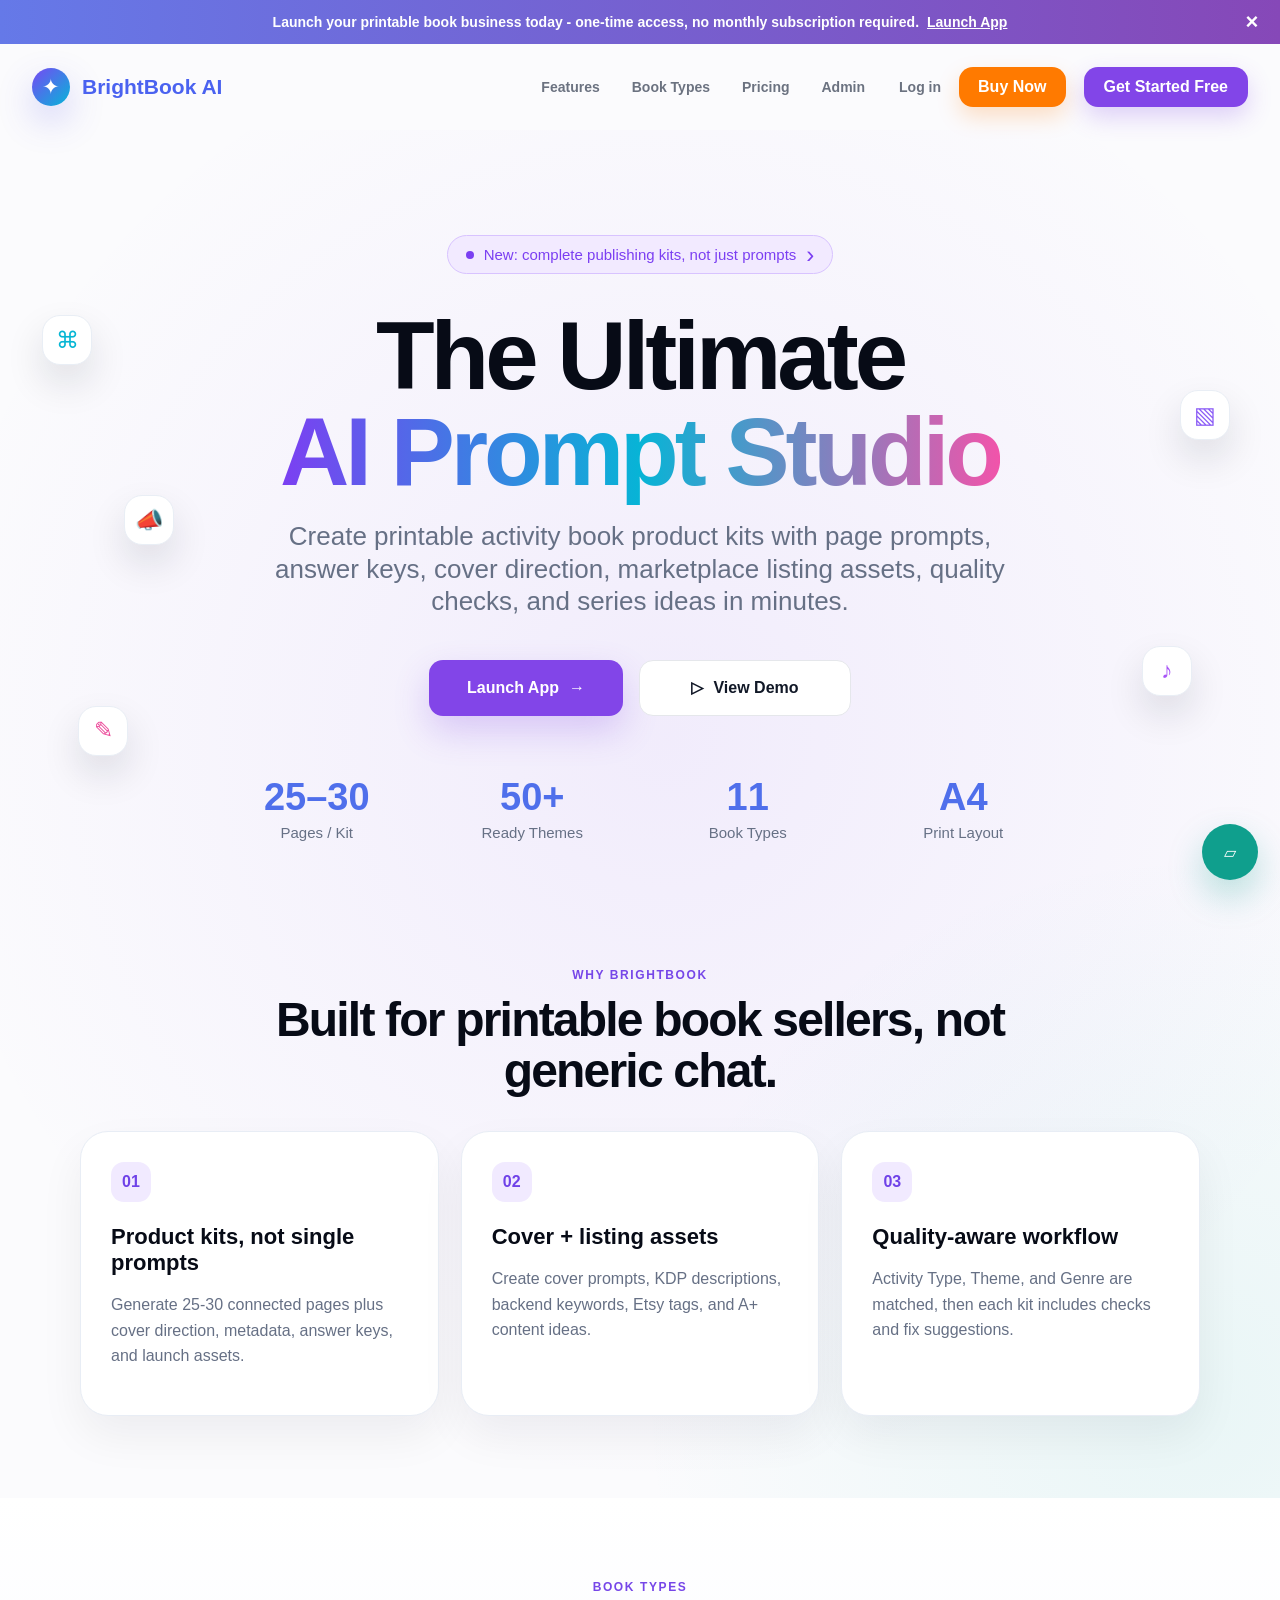
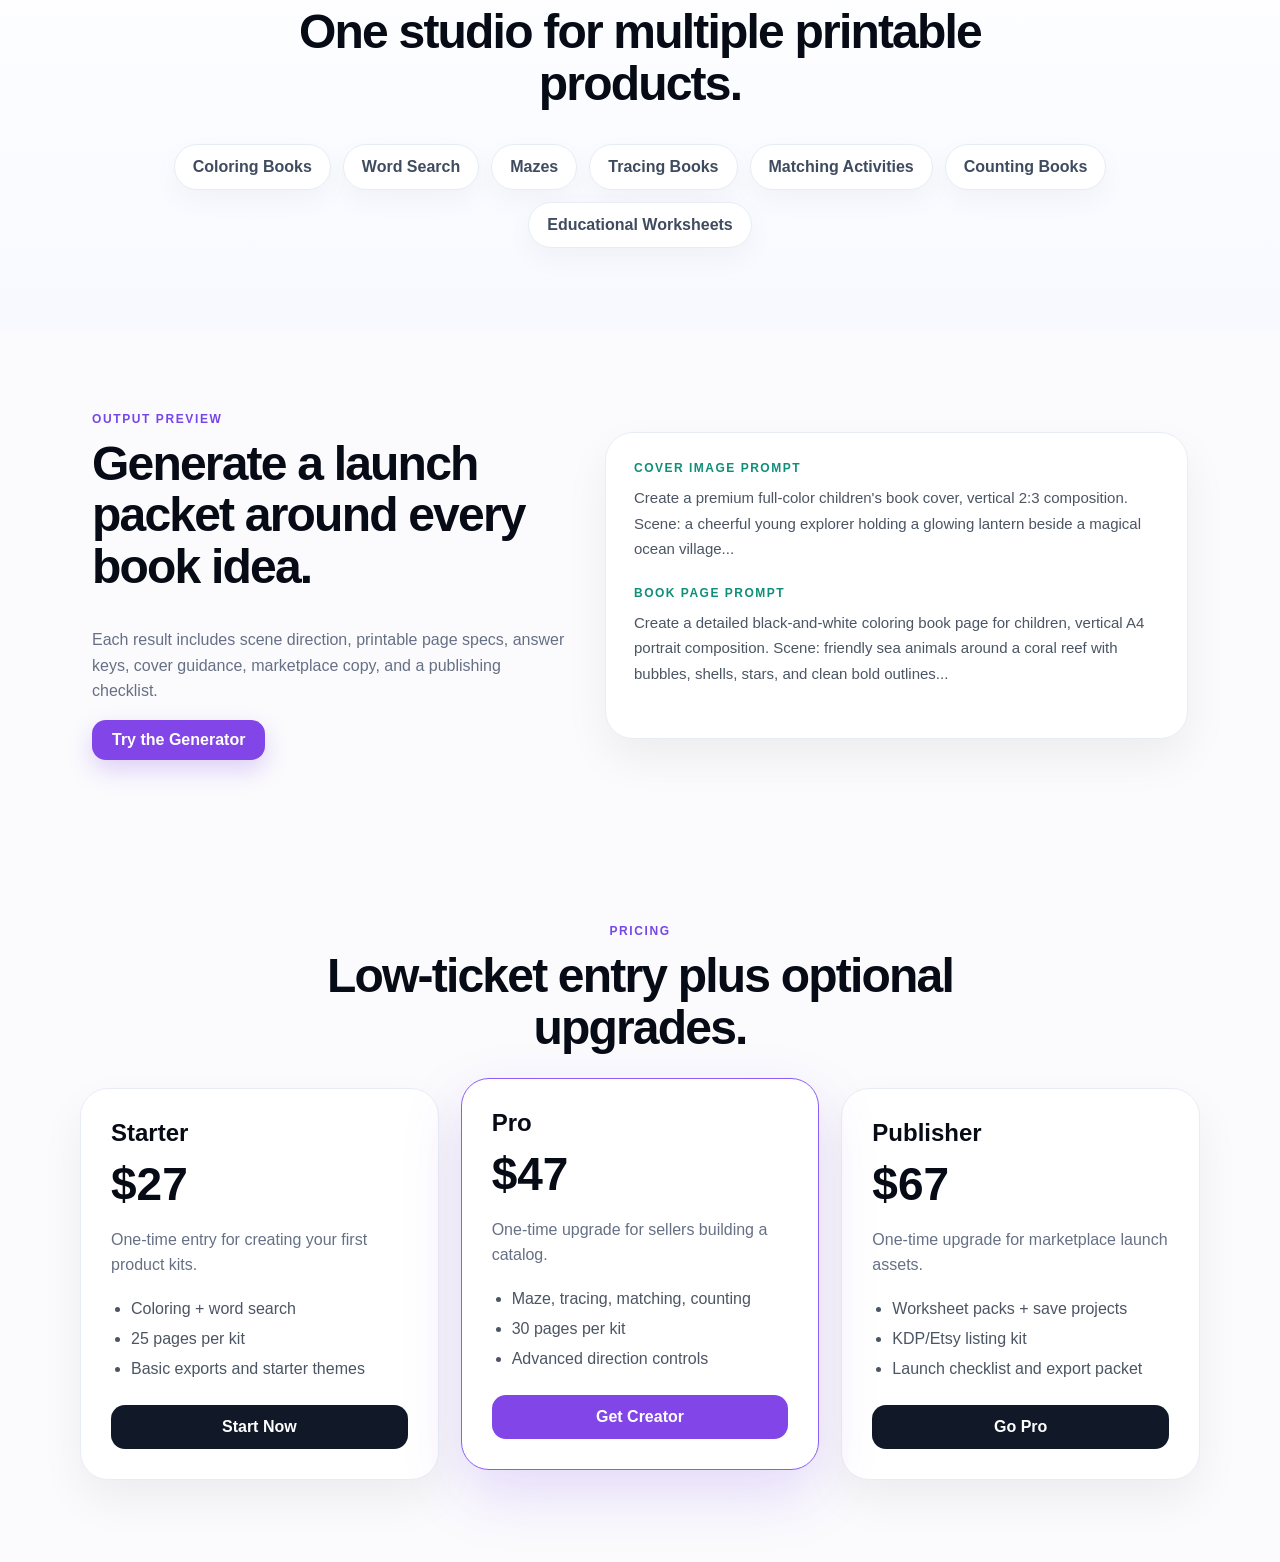
<file: index.html>
<!doctype html>
<html lang="en">
<head>
  <meta charset="UTF-8">
  <meta name="viewport" content="width=device-width, initial-scale=1">
  <title>BrightBook AI — Printable Activity Book Prompt Studio</title>
  <link rel="stylesheet" href="styles.css">
</head>
<body class="landing-body">
  <div class="top-offer">
    <span>Launch your printable book business today - one-time access, no monthly subscription required.</span>
    <a href="app.html">Launch App</a>
    <button aria-label="Close">×</button>
  </div>

  <nav class="landing-nav">
    <a class="landing-brand" href="/">
      <span>✦</span>
      <strong>BrightBook AI</strong>
    </a>
    <div class="landing-links">
      <a href="#features">Features</a>
      <a href="#tools">Book Types</a>
      <a href="#pricing">Pricing</a>
      <a href="admin.html">Admin</a>
    </div>
    <div class="landing-actions">
      <a class="link-login" href="app.html">Log in</a>
      <a class="btn-orange" href="#pricing">Buy Now</a>
      <a class="btn-purple" href="app.html">Get Started Free</a>
    </div>
  </nav>

  <main class="landing-main">
    <section class="hero">
      <div class="float-icon fi-left-1">⌘</div>
      <div class="float-icon fi-left-2">📣</div>
      <div class="float-icon fi-left-3">✎</div>
      <div class="float-icon fi-right-1">▧</div>
      <div class="float-icon fi-right-2">♪</div>

      <a class="launch-pill" href="app.html"><i></i> New: complete publishing kits, not just prompts <span>›</span></a>
      <h1>The Ultimate<br><em>AI Prompt Studio</em></h1>
      <p>Create printable activity book product kits with page prompts, answer keys, cover direction, marketplace listing assets, quality checks, and series ideas in minutes.</p>
      <div class="hero-actions">
        <a class="hero-primary" href="app.html">Launch App <span>→</span></a>
        <a class="hero-secondary" href="#demo"><span>▷</span> View Demo</a>
      </div>

      <div class="stats-row">
        <div><strong>25–30</strong><span>Pages / Kit</span></div>
        <div><strong>50+</strong><span>Ready Themes</span></div>
        <div><strong>11</strong><span>Book Types</span></div>
        <div><strong>A4</strong><span>Print Layout</span></div>
      </div>
    </section>

    <section class="landing-section" id="features">
      <div class="section-kicker">WHY BRIGHTBOOK</div>
      <h2>Built for printable book sellers, not generic chat.</h2>
      <div class="feature-cards">
        <article>
          <b>01</b>
          <h3>Product kits, not single prompts</h3>
          <p>Generate 25-30 connected pages plus cover direction, metadata, answer keys, and launch assets.</p>
        </article>
        <article>
          <b>02</b>
          <h3>Cover + listing assets</h3>
          <p>Create cover prompts, KDP descriptions, backend keywords, Etsy tags, and A+ content ideas.</p>
        </article>
        <article>
          <b>03</b>
          <h3>Quality-aware workflow</h3>
          <p>Activity Type, Theme, and Genre are matched, then each kit includes checks and fix suggestions.</p>
        </article>
      </div>
    </section>

    <section class="landing-section tools-section" id="tools">
      <div class="section-kicker">BOOK TYPES</div>
      <h2>One studio for multiple printable products.</h2>
      <div class="tool-grid">
        <span>Coloring Books</span>
        <span>Word Search</span>
        <span>Mazes</span>
        <span>Tracing Books</span>
        <span>Matching Activities</span>
        <span>Counting Books</span>
        <span>Educational Worksheets</span>
      </div>
    </section>

    <section class="landing-section demo-section" id="demo">
      <div>
        <div class="section-kicker">OUTPUT PREVIEW</div>
        <h2>Generate a launch packet around every book idea.</h2>
        <p>Each result includes scene direction, printable page specs, answer keys, cover guidance, marketplace copy, and a publishing checklist.</p>
        <a class="btn-purple" href="app.html">Try the Generator</a>
      </div>
      <div class="prompt-preview">
        <small>COVER IMAGE PROMPT</small>
        <p>Create a premium full-color children's book cover, vertical 2:3 composition. Scene: a cheerful young explorer holding a glowing lantern beside a magical ocean village...</p>
        <small>BOOK PAGE PROMPT</small>
        <p>Create a detailed black-and-white coloring book page for children, vertical A4 portrait composition. Scene: friendly sea animals around a coral reef with bubbles, shells, stars, and clean bold outlines...</p>
      </div>
    </section>

    <section class="landing-section pricing-section" id="pricing">
      <div class="section-kicker">PRICING</div>
      <h2>Low-ticket entry plus optional upgrades.</h2>
      <div class="pricing-grid">
        <article>
          <h3>Starter</h3>
          <strong>$27</strong>
          <p>One-time entry for creating your first product kits.</p>
          <ul><li>Coloring + word search</li><li>25 pages per kit</li><li>Basic exports and starter themes</li></ul>
          <a href="app.html">Start Now</a>
        </article>
        <article class="featured-plan">
          <h3>Pro</h3>
          <strong>$47</strong>
          <p>One-time upgrade for sellers building a catalog.</p>
          <ul><li>Maze, tracing, matching, counting</li><li>30 pages per kit</li><li>Advanced direction controls</li></ul>
          <a href="app.html">Get Creator</a>
        </article>
        <article>
          <h3>Publisher</h3>
          <strong>$67</strong>
          <p>One-time upgrade for marketplace launch assets.</p>
          <ul><li>Worksheet packs + save projects</li><li>KDP/Etsy listing kit</li><li>Launch checklist and export packet</li></ul>
          <a href="app.html">Go Pro</a>
        </article>
      </div>
    </section>
  </main>

  <a class="chat-bubble" href="app.html">▱</a>
</body>
</html>
</file>
<file: styles.css>
:root{--ink:#1c2b35;--muted:#70808b;--line:#e3e9e7;--bg:#f5f8f6;--white:#fff;--green:#217b63;--green2:#42a887;--soft:#eaf6f1;--yellow:#f1b84b;--shadow:0 16px 45px rgba(31,65,54,.08)}
*{box-sizing:border-box}body{margin:0;background:var(--bg);color:var(--ink);font-family:"Segoe UI",Arial,sans-serif;-webkit-font-smoothing:antialiased}button,input,select,textarea{font:inherit;color:inherit}.shell{min-height:100vh}.sidebar{position:fixed;inset:0 auto 0 0;z-index:20;width:235px;padding:24px 17px;display:flex;flex-direction:column;background:#17352d;color:#fff}.brand{display:flex;align-items:center;gap:10px;padding:0 8px 25px;color:#fff;text-decoration:none;font-size:18px}.brand span{display:grid;place-items:center;width:37px;height:37px;border-radius:11px 11px 3px;background:linear-gradient(145deg,#52c69d,#258266);font-size:11px;font-weight:800;box-shadow:0 8px 20px rgba(36,150,115,.3)}.new-book{padding:12px;margin-bottom:20px;color:#17352d;background:#c8f1df;border:0;border-radius:10px;cursor:pointer;font-size:12px;font-weight:750}.sidebar nav{display:grid;gap:5px}.sidebar nav button{padding:11px 12px;color:#a9c1b9;background:transparent;border:0;border-radius:9px;cursor:pointer;text-align:left;font-size:12px;font-weight:600}.sidebar nav button.active,.sidebar nav button:hover{color:#fff;background:rgba(255,255,255,.09)}.side-spacer{flex:1}.local-card{padding:14px;background:rgba(255,255,255,.07);border:1px solid rgba(255,255,255,.09);border-radius:13px}.local-card div{display:flex;align-items:center;gap:8px;font-size:11px}.local-card i{width:8px;height:8px;background:#f0b44b;border-radius:50%;box-shadow:0 0 0 4px rgba(240,180,75,.13)}.local-card i.online{background:#4dd39e;box-shadow:0 0 0 4px rgba(77,211,158,.13)}.local-card p{margin:8px 0;color:#aac1b9;font-size:9px}.local-card span{color:#76b8a2;font-size:9px}.privacy-note{padding:13px 3px 0;color:#7fa295;font-size:9px;line-height:1.5}main{min-height:100vh;margin-left:235px}header{height:72px;padding:0 30px;display:flex;align-items:center;position:sticky;top:0;z-index:15;background:rgba(255,255,255,.92);border-bottom:1px solid var(--line);backdrop-filter:blur(14px)}header small,.eyebrow,.section-title small,.result-head small{color:var(--green);font-size:9px;font-weight:850;letter-spacing:1.4px}header h1{margin:4px 0 0;font-size:18px}.header-badge{margin-left:auto;padding:8px 11px;color:#397762;background:#eaf7f2;border:1px solid #d5eee5;border-radius:9px;font-size:10px;font-weight:700}.header-badge i{display:inline-block;width:7px;height:7px;margin-right:6px;background:#32b083;border-radius:50%}.menu{display:none;margin-right:10px;width:36px;height:36px;background:#fff;border:1px solid var(--line);border-radius:9px}.view{display:none;padding:32px 30px 50px}.view.active{display:block}.intro{display:flex;justify-content:space-between;align-items:flex-end;margin-bottom:23px}.intro h2,.page-intro h2{margin:8px 0 9px;font-size:31px;line-height:1.15;letter-spacing:-.8px}.intro h2 em{color:var(--green);font-style:normal}.intro p,.page-intro p{max-width:720px;margin:0;color:var(--muted);font-size:12px;line-height:1.6}.status-pill{padding:9px 12px;color:#387b65;background:#fff;border:1px solid var(--line);border-radius:20px;font-size:10px}.status-pill span{color:#32b083}.workspace{display:grid;grid-template-columns:minmax(580px,1.35fr) minmax(340px,.65fr);gap:18px;align-items:start}.builder,.preview{background:#fff;border:1px solid var(--line);border-radius:18px;box-shadow:0 4px 15px rgba(30,60,50,.025)}.builder{padding:25px}.section-title{display:flex;gap:12px;align-items:center;margin-bottom:21px}.section-title>span{display:grid;place-items:center;width:38px;height:38px;color:var(--green);background:var(--soft);border-radius:11px;font-size:10px;font-weight:850}.section-title h3{margin:3px 0 0;font-size:18px}label{display:grid;gap:7px}label>span,.label-row>span{font-size:11px;font-weight:700}.topic-field{position:relative}.topic-field textarea{min-height:105px;padding:14px 40px 14px 14px;resize:vertical;background:#fbfcfb;border:1px solid var(--line);border-radius:10px;outline:0;font-size:13px;line-height:1.55}.topic-field textarea:focus,input:focus,select:focus{border-color:#88c8b2;box-shadow:0 0 0 3px rgba(56,157,123,.09)}.topic-field small{position:absolute;right:11px;bottom:9px;color:#929fa7;font-size:9px}.grid{display:grid;gap:12px;margin-top:16px}.grid.two{grid-template-columns:repeat(2,1fr)}.grid.three{grid-template-columns:repeat(3,1fr)}select,input{width:100%;padding:11px 12px;background:#fbfcfb;border:1px solid var(--line);border-radius:9px;outline:0;font-size:11px}.field-block{margin-top:19px}.label-row{display:flex;justify-content:space-between;align-items:center;margin-bottom:9px}.label-row small{color:#8b989f;font-size:9px}.activity-grid{display:grid;grid-template-columns:repeat(4,1fr);gap:8px}.activity{display:grid;gap:3px;padding:11px 7px;background:#fff;border:1.5px solid var(--line);border-radius:10px;cursor:pointer;text-align:center}.activity b{color:#588275;font-size:13px}.activity strong{font-size:10px}.activity small{color:#909da4;font-size:8px}.activity.selected{border-color:var(--green2);background:#f5fbf8;box-shadow:0 4px 12px rgba(50,150,115,.08)}.activity.selected:after{content:"✓";position:absolute}.style-row{display:grid;grid-template-columns:repeat(4,1fr);gap:8px}.style{display:grid;gap:7px;padding:5px 5px 9px;background:#fff;border:1.5px solid var(--line);border-radius:10px;cursor:pointer;text-align:left}.style.selected{border-color:var(--green2);box-shadow:0 4px 12px rgba(50,150,115,.08)}.style i{height:55px;border-radius:7px}.style strong{padding:0 5px;font-size:10px}.cute{background:radial-gradient(circle at 50% 45%,#f2a56f 0 17%,transparent 18%),linear-gradient(145deg,#d7f0df,#fae6b9)}.watercolor{background:radial-gradient(ellipse at 38% 60%,#7aa68f 0 18%,transparent 19%),radial-gradient(circle at 65% 35%,#e3a9b7 0 12%,transparent 13%),#eee4d7}.lineart{background:repeating-radial-gradient(circle at 50% 70%,transparent 0 6px,#53615c 7px 8px),#fff}.crayon{background:linear-gradient(135deg,#f0d56f 0 30%,#77b79d 31% 58%,#e89d87 59%)}details{margin-top:17px;background:#fbfcfb;border:1px solid var(--line);border-radius:10px}summary{padding:12px;cursor:pointer;font-size:11px;font-weight:700}summary small{margin-left:6px;color:#8a969e;font-size:9px;font-weight:400}.advanced{display:grid;grid-template-columns:1fr 1fr;gap:10px;padding:0 12px 13px}.generate-row{display:flex;align-items:center;justify-content:space-between;padding-top:18px;margin-top:18px;border-top:1px solid var(--line)}.generate-row>div{display:grid;gap:3px}.generate-row>div strong{font-size:10px}.generate-row>div small{color:var(--muted);font-size:9px}.generate-row button{display:flex;align-items:center;gap:8px;padding:12px 17px;color:#fff;background:linear-gradient(135deg,#319474,#17654f);border:0;border-radius:10px;box-shadow:0 8px 20px rgba(31,123,99,.22);cursor:pointer;font-size:11px}.generate-row button.loading{opacity:.65;pointer-events:none}.preview{position:sticky;top:89px;min-height:650px;overflow:hidden}.empty-preview,.loading{min-height:650px;padding:35px;display:flex;flex-direction:column;align-items:center;justify-content:center;text-align:center;background:radial-gradient(circle at 50% 38%,#e9f8f2,transparent 34%),#fff}.book-icon{display:grid;place-items:center;width:66px;height:66px;color:#fff;background:linear-gradient(145deg,#50bc96,#217b63);border:8px solid #e5f5ef;border-radius:18px 18px 18px 6px;font-size:22px;box-shadow:0 12px 25px rgba(33,123,99,.2)}.empty-preview h3,.loading h3{max-width:280px;margin:18px 0 8px;font-size:19px}.empty-preview p,.loading p{max-width:310px;margin:0;color:var(--muted);font-size:11px;line-height:1.55}.flow{display:flex;align-items:center;gap:9px;margin-top:22px;color:#62766e;font-size:9px}.flow span{padding:6px 9px;background:#fff;border:1px solid var(--line);border-radius:7px}.flow i{color:#9eaaa5;font-style:normal}.hidden{display:none!important}.loader{display:flex;gap:7px}.loader span{width:12px;height:12px;background:var(--green2);border-radius:50%;animation:bounce 1s infinite alternate}.loader span:nth-child(2){animation-delay:.2s}.loader span:nth-child(3){animation-delay:.4s}@keyframes bounce{to{transform:translateY(-12px);opacity:.45}}.progress{width:75%;height:6px;margin:22px 0 12px;overflow:hidden;background:#e6ece9;border-radius:8px}.progress i{display:block;width:35%;height:100%;background:linear-gradient(90deg,var(--green),#6cd0ae);border-radius:inherit;animation:progress 3s ease-in-out infinite}@keyframes progress{50%{width:85%}}.loading>small{color:#8b989f;font-size:9px}.result{padding:20px}.result-head{display:flex;justify-content:space-between;gap:12px}.result-head h3{margin:5px 0 4px;font-size:18px}.result-head p{margin:0;color:var(--muted);font-size:10px}.result-head button{align-self:start;padding:7px 9px;color:var(--green);background:var(--soft);border:0;border-radius:7px;cursor:pointer;font-size:9px;font-weight:700}.book-meta{display:flex;gap:6px;margin:13px 0}.book-meta span{padding:5px 7px;color:#4b7567;background:#edf7f3;border-radius:5px;font-size:8px}.description{padding:11px;margin:0;color:#596b64;background:#fafcfb;border:1px solid var(--line);border-radius:8px;font-size:10px;line-height:1.5}.tabs{display:flex;margin-top:14px;border-bottom:1px solid var(--line)}.tabs button{padding:9px;color:#84918b;background:transparent;border:0;border-bottom:2px solid transparent;cursor:pointer;font-size:9px;font-weight:700}.tabs button.active{color:var(--green);border-bottom-color:var(--green)}.page-list{display:grid;gap:8px;margin-top:12px;max-height:405px;overflow:auto}.page-card{padding:11px;border:1px solid var(--line);border-radius:9px}.page-card header{position:static;height:auto;padding:0;background:transparent;border:0;display:flex;gap:8px}.page-card header b{display:grid;place-items:center;min-width:25px;height:25px;color:var(--green);background:var(--soft);border-radius:6px;font-size:9px}.page-card header div{flex:1}.page-card header strong{display:block;font-size:10px}.page-card header small{color:#86938d;font-size:8px;letter-spacing:0}.page-card header button{background:transparent;border:0;color:#86938d;cursor:pointer}.page-card>p{margin:8px 0;color:#61716a;font-size:9px;line-height:1.5}.page-card details{margin:0;background:#fafcfb}.page-card summary{padding:8px;font-size:8px}.page-details{padding:0 9px 9px}.page-details span,.output-box>span{color:var(--green);font-size:7px;font-weight:850;letter-spacing:1px}.page-details p{margin:4px 0 8px;color:#5d6e67;font-size:8px;line-height:1.5}.answer{padding:7px;background:#fff7df;border-radius:6px}.output-box{position:relative;padding:12px;margin-top:12px;background:#fafcfb;border:1px solid var(--line);border-radius:9px}.output-box p{margin:7px 0;color:#556760;font-size:9px;line-height:1.55}.output-box button{position:absolute;right:9px;top:9px;color:var(--green);background:var(--soft);border:0;border-radius:5px;font-size:8px}.keywords{display:flex;flex-wrap:wrap;gap:5px;margin-top:8px}.keywords span{padding:5px 7px;color:#557367;background:#edf5f2;border-radius:5px;font-size:8px}.export-row{display:grid;grid-template-columns:1fr 1fr;gap:8px;margin-top:13px}.export-row button{padding:9px;background:#fff;border:1px solid var(--line);border-radius:8px;cursor:pointer;font-size:9px;font-weight:700}.page-intro{margin-bottom:20px}.project-grid,.template-grid{display:grid;grid-template-columns:repeat(3,1fr);gap:13px}.project-card,.template-grid button{padding:17px;background:#fff;border:1px solid var(--line);border-radius:13px;box-shadow:0 3px 12px rgba(30,60,50,.03);text-align:left}.project-card h3,.template-grid strong{display:block;margin:7px 0 5px;font-size:13px}.project-card p,.template-grid span{color:var(--muted);font-size:10px}.project-card footer{display:flex;justify-content:space-between;padding-top:11px;margin-top:12px;border-top:1px solid var(--line);font-size:9px}.project-card button{color:var(--green);background:transparent;border:0;cursor:pointer}.template-grid button{cursor:pointer;font-size:25px}.toast{position:fixed;right:22px;bottom:22px;z-index:50;display:flex;align-items:center;gap:9px;padding:12px 14px;color:#fff;background:#19382e;border-radius:11px;box-shadow:var(--shadow);opacity:0;transform:translateY(12px);pointer-events:none;transition:.25s}.toast.show{opacity:1;transform:none}.toast>b{display:grid;place-items:center;width:25px;height:25px;background:#43b78d;border-radius:50%;font-size:9px}.toast>span{display:grid;gap:2px}.toast strong{font-size:9px}.toast small{color:#b7cec6;font-size:8px}
@media(max-width:1100px){.workspace{grid-template-columns:1fr}.preview{position:static;min-height:500px}.empty-preview,.loading{min-height:500px}.project-grid{grid-template-columns:repeat(2,1fr)}}@media(max-width:760px){.sidebar{transform:translateX(-100%);transition:.25s}.sidebar.open{transform:none;box-shadow:25px 0 50px rgba(20,45,37,.25)}main{margin-left:0}.menu{display:grid;place-items:center}header{padding:0 15px}.header-badge{display:none}.view{padding:24px 15px}.intro h2{font-size:25px}.status-pill{display:none}.builder{padding:17px}.grid.two,.grid.three,.advanced,.project-grid,.template-grid{grid-template-columns:1fr}.activity-grid,.style-row{grid-template-columns:repeat(2,1fr)}.generate-row{align-items:stretch;gap:14px;flex-direction:column}.generate-row button{justify-content:center}.preview{margin-top:14px}}

/* Readability pass */
.new-book,.sidebar nav button,.intro p,.page-intro p,.generate-row button{font-size:14px}
.local-card div,.privacy-note,.status-pill,.header-badge{font-size:12px}
.local-card p,.local-card span,header small,.eyebrow,.section-title small,.result-head small{font-size:11px}
label>span,.label-row>span,summary,.generate-row>div strong{font-size:13px}
.topic-field textarea{font-size:15px}
select,input{font-size:13px}
.activity{position:relative}
.activity strong,.style strong{font-size:12px}
.activity small,.label-row small,summary small,.generate-row>div small,.empty-preview p,.loading p{font-size:11px}
.result-head p,.description,.project-card p,.template-grid span{font-size:12px}
.page-card header strong{font-size:12px}
.page-card header small,.page-card>p,.page-details p,.output-box p,.export-row button{font-size:11px}
.page-card summary,.book-meta span,.keywords span,.output-box button{font-size:10px}
.page-details span,.output-box>span{font-size:9px}
.toast strong{font-size:11px}.toast small{font-size:10px}
.primary-selects{margin-top:0;padding:15px;background:#f5fbf8;border:1px solid #dceee7;border-radius:12px}
.primary-selects select{background:#fff;font-size:14px;font-weight:650}
.field-help{color:#82928b;font-size:10px;font-weight:400}
.custom-direction{margin-top:16px}
.custom-direction>span small{color:#82928b;font-weight:500}
.preview{max-height:calc(100vh - 128px);overflow:hidden}
.result{max-height:calc(100vh - 128px);overflow-y:auto;scrollbar-gutter:stable;padding-right:18px}
.page-list{max-height:calc(100vh - 390px)!important;min-height:260px;overflow-y:auto!important;padding-right:4px}

/* Admin */
.admin-body{background:#f5f8f6}.admin-main{max-width:1180px;margin:0 auto;padding:32px}.admin-hero{display:flex;justify-content:space-between;gap:24px;align-items:flex-end;margin-bottom:20px}.admin-hero h1{margin:6px 0 7px;font-size:30px;letter-spacing:-.7px}.admin-hero p{margin:0;color:var(--muted);font-size:14px}.admin-token{width:260px}.admin-grid{display:grid;grid-template-columns:1fr 1fr;gap:16px;margin-bottom:16px}.admin-card{padding:20px;margin-bottom:16px;background:#fff;border:1px solid var(--line);border-radius:16px;box-shadow:0 4px 15px rgba(30,60,50,.025)}.admin-card-head{display:flex;align-items:center;justify-content:space-between;gap:12px;margin-bottom:12px}.admin-card h2{margin:0;font-size:18px}.admin-card button{padding:9px 12px;color:#fff;background:#217b63;border:0;border-radius:9px;cursor:pointer;font-size:12px;font-weight:750}.admin-note{margin:12px 0 0;color:var(--muted);font-size:12px;line-height:1.5}.admin-table-wrap{overflow:auto}.admin-table{width:100%;border-collapse:collapse;font-size:12px}.admin-table th{text-align:left;color:var(--green);font-size:10px;letter-spacing:1px;text-transform:uppercase}.admin-table th,.admin-table td{padding:10px;border-bottom:1px solid var(--line);vertical-align:top}.admin-table td small{display:block;margin-top:4px;color:var(--muted)}.admin-table code{display:block;max-width:260px;overflow:hidden;text-overflow:ellipsis;padding:6px;background:#f5f8f6;border-radius:6px;font-size:11px}.admin-table select{padding:7px;font-size:12px}.admin-table td button{margin-right:5px;padding:7px 9px;font-size:11px}.feature-matrix{max-height:430px;margin-top:12px;overflow:auto;border:1px solid var(--line);border-radius:12px;background:#fbfcfb}.feature-group{padding:12px;border-bottom:1px solid var(--line)}.feature-group:last-child{border-bottom:0}.feature-group h3{margin:0 0 8px;color:var(--green);font-size:12px;letter-spacing:.5px}.feature-check{display:flex;grid-template-columns:auto 1fr;grid-auto-flow:column;align-items:flex-start;gap:9px;padding:8px;background:#fff;border:1px solid #edf1ef;border-radius:9px;margin-bottom:7px}.feature-check input{width:auto;margin-top:3px}.feature-check strong{display:block;font-size:12px}.feature-check small{display:block;margin-top:2px;color:var(--muted);font-size:10px;line-height:1.35}.feature-count{display:inline-block;padding:5px 7px;color:#217b63;background:#eaf6f1;border-radius:6px;font-weight:750}
@media(max-width:800px){.admin-main{padding:18px}.admin-hero,.admin-grid{display:block}.admin-token{width:100%;margin-top:14px}}

/* Landing page */
.landing-body{background:#fbfbfd;color:#070b16;font-family:"Inter","Segoe UI",Arial,sans-serif;overflow-x:hidden}
.top-offer{height:44px;display:flex;align-items:center;justify-content:center;gap:8px;padding:0 48px;color:#fff;background:linear-gradient(90deg,#6579e8,#8648b8);font-size:14px;font-weight:750;position:relative}
.top-offer a{color:#fff;text-decoration:underline}.top-offer button{position:absolute;right:14px;top:8px;width:28px;height:28px;color:#fff;background:transparent;border:0;font-size:22px;cursor:pointer}
.landing-nav{max-width:1380px;height:86px;margin:0 auto;display:flex;align-items:center;gap:34px;padding:0 32px}
.landing-brand{display:flex;align-items:center;gap:12px;color:#4a62f0;text-decoration:none;font-size:21px}.landing-brand span{display:grid;place-items:center;width:38px;height:38px;color:#fff;background:linear-gradient(135deg,#7848f4,#05b6d8);border-radius:50%;box-shadow:0 15px 35px rgba(87,83,230,.25)}.landing-links{display:flex;gap:32px;margin-left:auto}.landing-links a,.link-login{color:#6b7280;text-decoration:none;font-size:14px;font-weight:700}.landing-actions{display:flex;align-items:center;gap:18px}.btn-orange,.btn-purple,.hero-primary,.hero-secondary{display:inline-flex;align-items:center;justify-content:center;gap:10px;text-decoration:none;border-radius:14px;font-weight:800}.btn-orange{padding:11px 19px;color:#fff;background:#ff7a00;box-shadow:0 10px 22px rgba(255,122,0,.22)}.btn-purple{padding:11px 20px;color:#fff;background:#8245e8;box-shadow:0 10px 25px rgba(130,69,232,.24)}
.landing-main{max-width:1480px;margin:0 auto}.hero{position:relative;min-height:690px;padding:105px 28px 45px;text-align:center}.launch-pill{display:inline-flex;align-items:center;gap:10px;padding:10px 18px;color:#7b3ff2;background:#f2eaff;border:1px solid #d8c3ff;border-radius:999px;text-decoration:none;font-size:15px}.launch-pill i{width:8px;height:8px;background:#7b3ff2;border-radius:50%}.launch-pill span{font-size:24px;line-height:0}.hero h1{margin:34px auto 20px;font-size:96px;line-height:1;letter-spacing:-4px;font-weight:900}.hero h1 em{font-style:normal;background:linear-gradient(90deg,#7c3ff2,#07b4d6,#f154aa);-webkit-background-clip:text;background-clip:text;color:transparent}.hero p{max-width:780px;margin:0 auto;color:#667085;font-size:26px;line-height:1.25}.hero-actions{display:flex;justify-content:center;gap:16px;margin-top:42px}.hero-primary{min-width:194px;height:56px;color:#fff;background:#8245e8;box-shadow:0 15px 35px rgba(130,69,232,.24)}.hero-secondary{min-width:212px;height:56px;color:#111827;background:#fff;border:1px solid #e5e7eb}.stats-row{display:grid;grid-template-columns:repeat(4,1fr);gap:42px;max-width:820px;margin:62px auto 0}.stats-row strong{display:block;color:#4f6feb;font-size:38px;line-height:1}.stats-row span{display:block;margin-top:8px;color:#667085;font-size:15px}.float-icon{position:absolute;display:grid;place-items:center;width:50px;height:50px;background:#fff;border:1px solid #e9eef5;border-radius:18px;box-shadow:0 18px 38px rgba(16,24,40,.12);font-size:23px}.fi-left-1{left:42px;top:185px;color:#06b6d4}.fi-left-2{left:124px;top:365px;color:#0ea5e9}.fi-left-3{left:78px;bottom:130px;color:#ec4899}.fi-right-1{right:50px;top:260px;color:#8b5cf6}.fi-right-2{right:88px;bottom:190px;color:#a855f7}.chat-bubble{position:fixed;right:22px;bottom:20px;z-index:20;display:grid;place-items:center;width:56px;height:56px;color:#fff;background:#0f9f8d;border-radius:50%;text-decoration:none;box-shadow:0 16px 35px rgba(15,159,141,.28)}
.landing-section{padding:82px 42px}.section-kicker{color:#7646e8;font-size:12px;font-weight:900;letter-spacing:1.6px;text-align:center}.landing-section h2{max-width:760px;margin:12px auto 34px;text-align:center;font-size:48px;line-height:1.08;letter-spacing:-1.8px}.feature-cards,.pricing-grid{display:grid;grid-template-columns:repeat(3,1fr);gap:22px;max-width:1120px;margin:0 auto}.feature-cards article,.pricing-grid article,.prompt-preview{background:#fff;border:1px solid #e8edf5;border-radius:28px;box-shadow:0 20px 45px rgba(16,24,40,.06)}.feature-cards article{padding:30px}.feature-cards b{display:grid;place-items:center;width:40px;height:40px;color:#6f42e8;background:#f1eaff;border-radius:13px}.feature-cards h3{font-size:22px;margin:22px 0 10px}.feature-cards p,.demo-section p,.pricing-grid p{color:#667085;font-size:16px;line-height:1.6}.tools-section{background:linear-gradient(180deg,#fff,#f7f9ff)}.tool-grid{max-width:980px;margin:0 auto;display:flex;flex-wrap:wrap;justify-content:center;gap:12px}.tool-grid span{padding:13px 18px;color:#3f4b5f;background:#fff;border:1px solid #e7edf5;border-radius:999px;font-weight:800;box-shadow:0 10px 28px rgba(16,24,40,.04)}.demo-section{display:grid;grid-template-columns:.9fr 1.1fr;gap:36px;align-items:center;max-width:1180px;margin:0 auto}.demo-section .section-kicker,.demo-section h2{text-align:left;margin-left:0}.prompt-preview{padding:28px}.prompt-preview small{display:block;color:#0f8f79;font-size:12px;font-weight:900;letter-spacing:1.5px}.prompt-preview p{margin:10px 0 24px;color:#4b5563;font-size:15px;line-height:1.7}.pricing-grid article{padding:30px}.pricing-grid h3{margin:0 0 8px;font-size:24px}.pricing-grid strong{display:block;margin:10px 0;font-size:46px}.pricing-grid ul{padding-left:20px;color:#4b5563;line-height:1.9}.pricing-grid a{display:flex;justify-content:center;margin-top:20px;padding:13px;color:#fff;background:#111827;border-radius:14px;text-decoration:none;font-weight:850}.featured-plan{border-color:#8b5cf6!important;transform:translateY(-10px);box-shadow:0 24px 60px rgba(130,69,232,.18)!important}.featured-plan a{background:#8245e8}
@media(max-width:900px){.landing-links{display:none}.landing-actions .btn-orange,.link-login{display:none}.hero h1{font-size:56px;letter-spacing:-2px}.hero p{font-size:19px}.hero-actions,.demo-section{grid-template-columns:1fr;display:grid}.stats-row,.feature-cards,.pricing-grid{grid-template-columns:1fr}.float-icon{display:none}.landing-section h2{font-size:34px}.top-offer{font-size:12px;padding:0 40px}.landing-nav{padding:0 18px}.hero{padding-top:70px}}

.kit-list{margin:8px 0 0;padding-left:18px;color:#53665f;font-size:11px;line-height:1.6}
.kit-list li{margin:5px 0}
.quality-score{display:flex;align-items:center;justify-content:space-between;gap:14px;margin-top:12px;padding:16px;background:linear-gradient(135deg,#eaf8f2,#f8fbff);border:1px solid var(--line);border-radius:12px}
.quality-score span{color:var(--green);font-size:9px;font-weight:850;letter-spacing:1px}
.quality-score strong{display:grid;place-items:center;width:58px;height:58px;color:#fff;background:linear-gradient(135deg,#2b8d70,#17654f);border-radius:50%;font-size:20px}

/* Premium app refresh */
body:not(.landing-body):not(.admin-body){
  background:
    radial-gradient(circle at 15% 8%, rgba(130,69,232,.12), transparent 30%),
    radial-gradient(circle at 90% 12%, rgba(6,182,212,.12), transparent 28%),
    linear-gradient(180deg,#fbfcff 0%,#f4f7fb 100%);
  color:#07111f;
}
.shell{min-height:100vh;background:transparent}
.sidebar{
  width:280px;
  padding:26px 18px;
  background:
    radial-gradient(circle at 20% 0%, rgba(79,70,229,.35), transparent 32%),
    linear-gradient(180deg,#0e1729 0%,#102f2a 100%);
  box-shadow:18px 0 50px rgba(15,23,42,.12);
}
.brand{padding:0 7px 28px;font-size:20px;letter-spacing:-.4px}
.brand span{
  width:44px;height:44px;border-radius:15px;
  background:linear-gradient(135deg,#7c3aed,#06b6d4);
  box-shadow:0 16px 38px rgba(6,182,212,.22);
}
.new-book{
  margin:2px 0 22px;padding:15px 14px;border-radius:16px;
  color:#06251f;background:linear-gradient(135deg,#d9fff0,#a7f3d0);
  box-shadow:0 14px 30px rgba(16,185,129,.16);
}
.sidebar nav{gap:8px}
.sidebar nav button{
  padding:14px 14px;border-radius:15px;color:#bdd4d0;
  font-size:14px;font-weight:800;
}
.sidebar nav button.active,.sidebar nav button:hover{
  background:rgba(255,255,255,.11);
  box-shadow:inset 0 0 0 1px rgba(255,255,255,.06);
}
.side-label{
  display:block;margin:18px 9px 8px;color:#7fa39b;
  font-size:10px;font-weight:900;letter-spacing:1.2px;text-transform:uppercase;
}
.upgrade-list{display:grid;gap:8px}
.upgrade-list span{
  display:flex;align-items:center;justify-content:space-between;
  padding:11px 12px;color:#d9fff0;background:rgba(167,243,208,.09);
  border:1px solid rgba(167,243,208,.12);border-radius:14px;font-size:13px;font-weight:800;
}
.upgrade-list b{
  display:grid;place-items:center;width:21px;height:21px;border-radius:8px;
  color:#06382f;background:#a7f3d0;font-size:13px;
}
main{
  margin-left:280px;
  background:
    radial-gradient(circle at 52% 20%, rgba(124,58,237,.08), transparent 30%),
    radial-gradient(circle at 93% 42%, rgba(20,184,166,.08), transparent 26%);
}
header{
  height:82px;padding:0 38px;
  background:rgba(255,255,255,.78);
  border-bottom:1px solid rgba(226,232,240,.85);
  backdrop-filter:blur(18px);
}
header h1{font-size:20px;letter-spacing:-.35px;color:#111827}
header small,.eyebrow,.section-title small,.result-head small{
  color:#0f8f79;font-size:11px;letter-spacing:1.8px;
}
.view{padding:38px 38px 62px}
.intro{
  align-items:center;margin-bottom:26px;padding:32px;
  background:
    linear-gradient(135deg,rgba(255,255,255,.96),rgba(255,255,255,.72)),
    radial-gradient(circle at 80% 15%,rgba(124,58,237,.13),transparent 30%);
  border:1px solid rgba(226,232,240,.9);
  border-radius:30px;
  box-shadow:0 22px 60px rgba(15,23,42,.06);
}
.intro h2,.page-intro h2{
  max-width:760px;margin:10px 0 10px;
  font-size:44px;line-height:1.04;letter-spacing:-1.8px;color:#07111f;
}
.intro h2 em{
  background:linear-gradient(90deg,#7c3aed,#06b6d4,#16a34a);
  -webkit-background-clip:text;background-clip:text;color:transparent;
}
.intro p,.page-intro p{font-size:15px;line-height:1.7;color:#667085}
.status-pill{
  padding:12px 16px;border-radius:999px;background:#fff;
  box-shadow:0 10px 30px rgba(15,23,42,.07);
}
.workspace{grid-template-columns:minmax(620px,1.18fr) minmax(420px,.82fr);gap:22px}
.builder,.preview{
  border:1px solid rgba(226,232,240,.95);
  border-radius:30px;
  box-shadow:0 24px 70px rgba(15,23,42,.08);
}
.builder{padding:30px;background:rgba(255,255,255,.92)}
.preview{top:104px;min-height:690px;background:rgba(255,255,255,.9)}
.section-title{margin-bottom:24px}
.section-title>span{
  width:48px;height:48px;border-radius:17px;
  background:linear-gradient(135deg,#ecfdf5,#e0f2fe);
  color:#0f8f79;
}
.section-title h3{font-size:22px;letter-spacing:-.5px}
.primary-selects{
  padding:20px;
  background:linear-gradient(135deg,#f8fffc,#f5f7ff);
  border:1px solid #dceee7;
  border-radius:22px;
}
.grid{gap:16px;margin-top:18px}
label>span,.label-row>span{font-size:13px;color:#0f172a}
select,input{
  min-height:52px;padding:0 16px;
  border:1px solid #dbe4ee;border-radius:15px;
  background:#fff;
  box-shadow:0 8px 22px rgba(15,23,42,.035);
  font-size:14px;
}
select:focus,input:focus{
  border-color:#8b5cf6;
  box-shadow:0 0 0 4px rgba(139,92,246,.12),0 8px 22px rgba(15,23,42,.035);
}
.field-help{margin-top:2px;color:#7b8794;font-size:11px}
.generate-row{
  margin-top:24px;padding:22px;
  border:1px solid #e5eaf1;border-radius:22px;
  background:linear-gradient(135deg,#ffffff,#f8fafc);
}
.generate-row>div strong{font-size:15px;color:#111827}
.generate-row>div small{font-size:12px;color:#667085}
.generate-row button{
  min-height:54px;padding:0 24px;border-radius:17px;
  background:linear-gradient(135deg,#7c3aed,#06b6d4);
  box-shadow:0 18px 42px rgba(124,58,237,.24);
  font-size:14px;
}
.empty-preview,.loading{
  min-height:690px;
  background:
    radial-gradient(circle at 50% 38%,rgba(124,58,237,.12),transparent 34%),
    radial-gradient(circle at 60% 62%,rgba(6,182,212,.10),transparent 32%),
    #fff;
}
.book-icon{
  width:78px;height:78px;border-radius:24px;
  background:linear-gradient(135deg,#7c3aed,#06b6d4);
  border:10px solid #eef2ff;
  box-shadow:0 22px 45px rgba(124,58,237,.20);
}
.empty-preview h3,.loading h3{font-size:24px;letter-spacing:-.7px;color:#0f172a}
.empty-preview p,.loading p{font-size:14px;color:#667085}
.cancel-generate{
  margin-top:18px;padding:12px 18px;border-radius:14px;border:1px solid #fecaca;
  color:#b91c1c;background:#fff5f5;cursor:pointer;font-size:14px;font-weight:900;
}
.cancel-generate:hover{background:#fee2e2}
.cancel-generate:disabled{opacity:.55;cursor:not-allowed}
.flow span{padding:9px 12px;border-radius:10px;font-size:11px;background:#fff}
.result{padding:24px}
.result-head h3{font-size:23px;letter-spacing:-.6px}
.result-head button,.output-box button{
  padding:9px 12px;border-radius:11px;background:#eef2ff;color:#6d38e8;
}
.book-meta span,.keywords span{
  padding:7px 10px;border-radius:999px;background:#eef9f6;color:#0f766e;
}
.description,.output-box,.page-card{
  border-radius:18px;background:#fff;border-color:#e5eaf1;
  box-shadow:0 10px 28px rgba(15,23,42,.04);
}
.tabs button{font-size:12px;padding:12px 10px}
.tabs button.active{color:#7c3aed;border-bottom-color:#7c3aed}
.page-card{padding:16px}
.page-card header b{min-width:32px;height:32px;border-radius:11px;background:#eef2ff;color:#6d38e8}
.page-card header strong{font-size:14px}
.page-card>p,.page-details p,.output-box p{font-size:12px;line-height:1.7}
.export-row button{
  padding:13px;border-radius:15px;background:#fff;
  box-shadow:0 8px 22px rgba(15,23,42,.04);
}
.toast{border-radius:16px;box-shadow:0 20px 50px rgba(15,23,42,.22)}
.project-card,.template-grid button{
  border-radius:22px;box-shadow:0 18px 45px rgba(15,23,42,.07);
}
.account-dock{position:relative;margin-top:18px}
.account-button{
  width:100%;display:flex;align-items:center;gap:12px;
  padding:12px;border:1px solid rgba(255,255,255,.10);
  border-radius:18px;background:rgba(255,255,255,.08);
  color:#fff;cursor:pointer;text-align:left;
  box-shadow:inset 0 1px 0 rgba(255,255,255,.06);
}
.account-button:hover{background:rgba(255,255,255,.13)}
.account-avatar{
  display:grid;place-items:center;flex:0 0 auto;width:40px;height:40px;
  border-radius:14px;color:#fff;background:linear-gradient(135deg,#7c3aed,#06b6d4);
  font-size:12px;font-weight:900;letter-spacing:.4px;
  box-shadow:0 12px 26px rgba(6,182,212,.20);
}
.account-meta{display:grid;gap:2px;min-width:0;flex:1}
.account-meta strong{font-size:13px;white-space:nowrap;overflow:hidden;text-overflow:ellipsis}
.account-meta small{color:#bdd4d0;font-size:11px;white-space:nowrap;overflow:hidden;text-overflow:ellipsis}
.account-button i{font-style:normal;color:#bdd4d0;font-size:16px}
.account-menu{
  position:absolute;left:0;right:0;bottom:64px;z-index:40;
  padding:12px;border:1px solid rgba(226,232,240,.95);
  border-radius:20px;background:#fff;color:#0f172a;
  box-shadow:0 24px 60px rgba(2,8,23,.30);
}
.account-menu:after{
  content:"";position:absolute;left:26px;bottom:-8px;width:16px;height:16px;
  background:#fff;transform:rotate(45deg);border-right:1px solid rgba(226,232,240,.95);border-bottom:1px solid rgba(226,232,240,.95);
}
.account-menu-head{display:flex;align-items:center;gap:10px;padding:4px 4px 12px;border-bottom:1px solid #edf2f7}
.account-menu-head strong{display:block;font-size:13px}.account-menu-head small{display:block;margin-top:2px;color:#64748b;font-size:11px;max-width:165px;white-space:nowrap;overflow:hidden;text-overflow:ellipsis}
.account-plan-card{margin:12px 0;padding:12px;border-radius:15px;background:linear-gradient(135deg,#f5f3ff,#ecfeff);border:1px solid #e5e7eb}
.account-plan-card small{display:block;color:#64748b;font-size:10px;text-transform:uppercase;letter-spacing:1px;font-weight:900}
.account-plan-card strong{display:block;margin:3px 0;color:#6d38e8;font-size:17px}
.account-plan-card span{display:inline-flex;padding:5px 8px;border-radius:999px;background:#dcfce7;color:#15803d;font-size:10px;font-weight:850}
.account-menu a,.account-menu button{
  position:relative;z-index:2;width:100%;display:flex;align-items:center;
  padding:10px 11px;border:0;border-radius:12px;background:transparent;
  color:#334155;text-decoration:none;font-size:12px;font-weight:800;cursor:pointer;
}
.account-menu a:hover,.account-menu button:hover{background:#f8fafc;color:#6d38e8}
@media(max-width:1100px){
  .workspace{grid-template-columns:1fr}
  .preview,.empty-preview,.loading{min-height:520px}
}
@media(max-width:760px){
  .sidebar{width:260px}
  main{margin-left:0}
  .intro{padding:24px}
  .intro h2{font-size:31px}
  .view{padding:24px 16px}
}
.grid.one{grid-template-columns:1fr}
.detected-theme-card{
  display:grid;
  gap:6px;
  padding:13px 14px;
  min-height:78px;
  background:linear-gradient(135deg,#f7fffb,#f7f9ff);
  border:1px solid var(--line);
  border-radius:12px;
}
.detected-theme-card>span{font-size:11px;font-weight:800}
.detected-theme-card strong{color:#0f766e;font-size:18px}
.detected-theme-card small{color:#7b8794;font-size:11px;line-height:1.4}
.advanced textarea{
  width:100%;
  min-height:92px;
  padding:12px;
  background:#fbfcfb;
  border:1px solid var(--line);
  border-radius:9px;
  outline:0;
  font-size:12px;
  line-height:1.5;
  resize:vertical;
}
.advanced textarea:focus{border-color:#88c8b2;box-shadow:0 0 0 3px rgba(56,157,123,.09)}
details.locked{opacity:.72}
details.locked summary small:after{content:" · locked by plan";color:#b45309}
details.locked textarea{background:#f3f6f4;cursor:not-allowed}
.page-card header .page-actions{flex:0;display:flex;gap:6px;align-items:flex-start}
.page-actions button[data-download-maze]{color:#17654f;background:#eaf7f2;border-radius:7px;padding:6px 8px;font-weight:850}
@media(max-width:1100px){
  .preview,.result{max-height:none;overflow:visible}
  .result{padding-right:24px}
  .page-list{max-height:none!important;overflow:visible!important;min-height:0}
}
</file>
